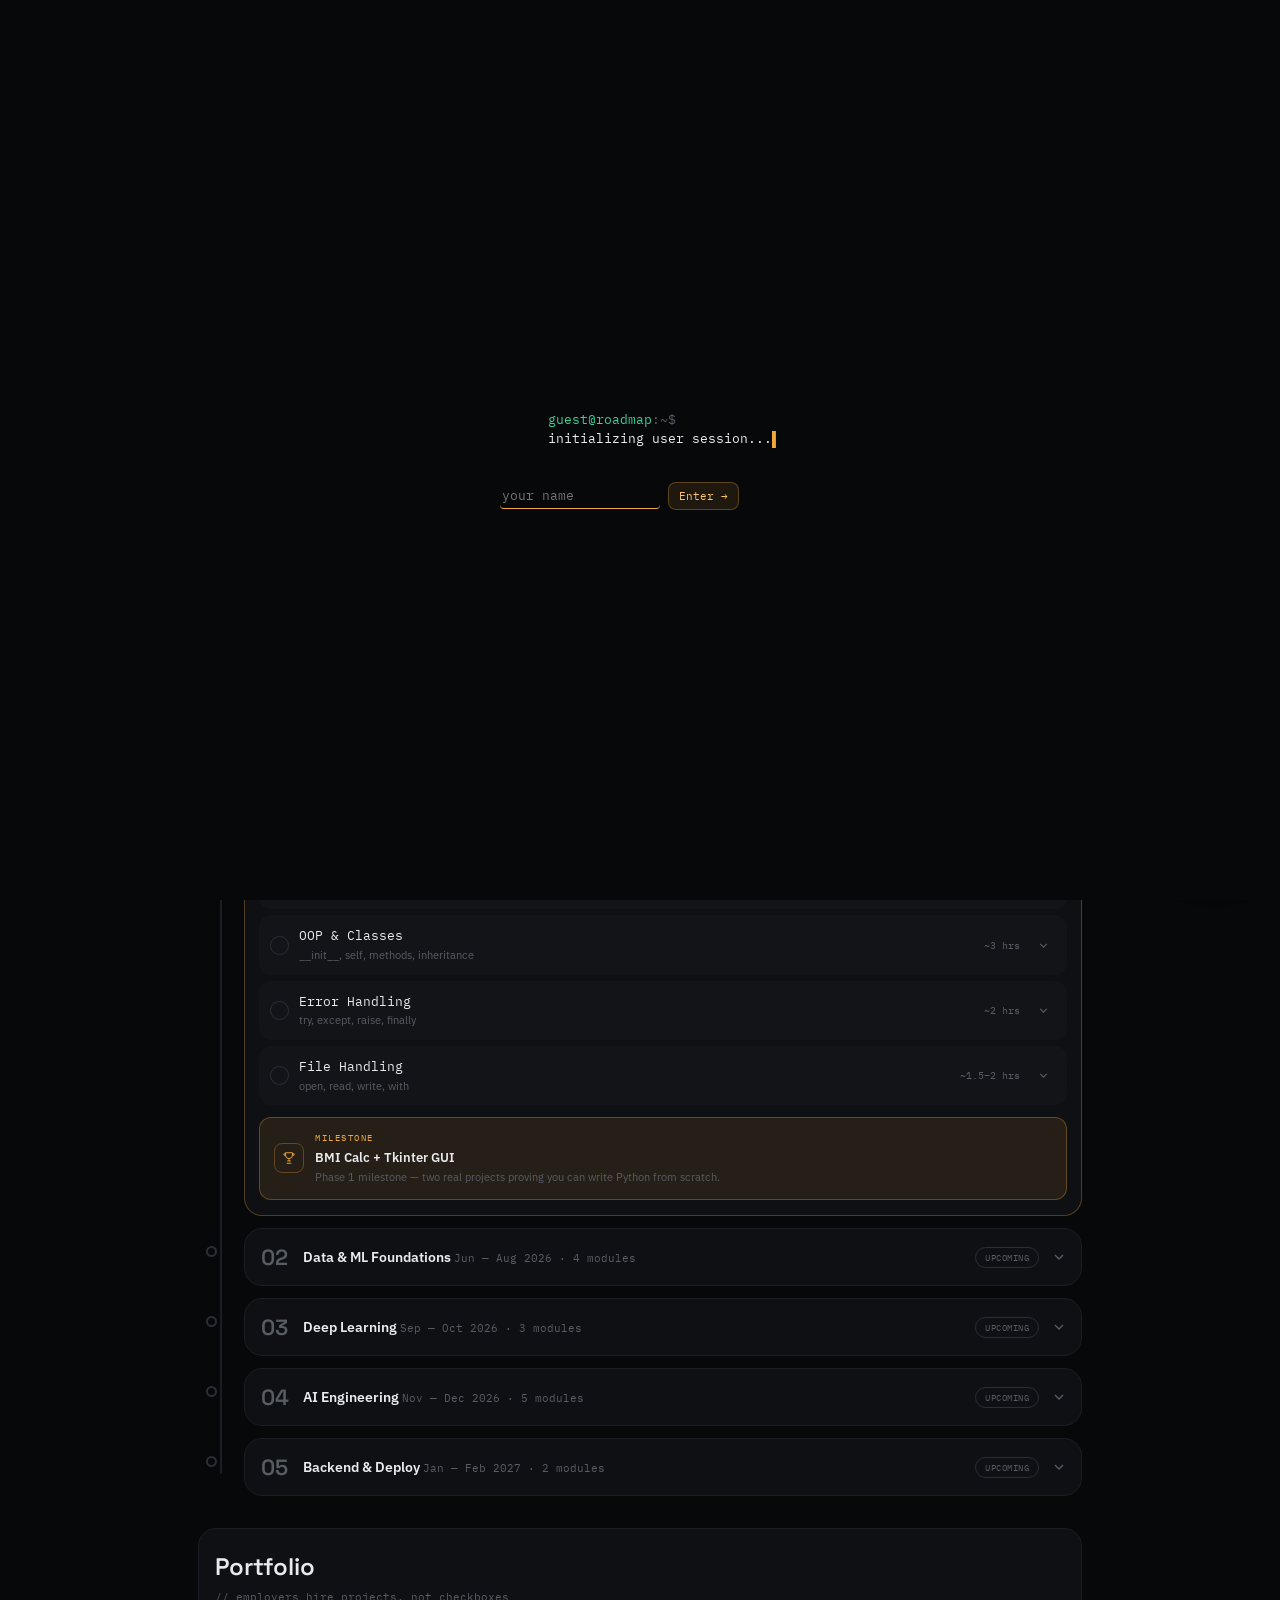
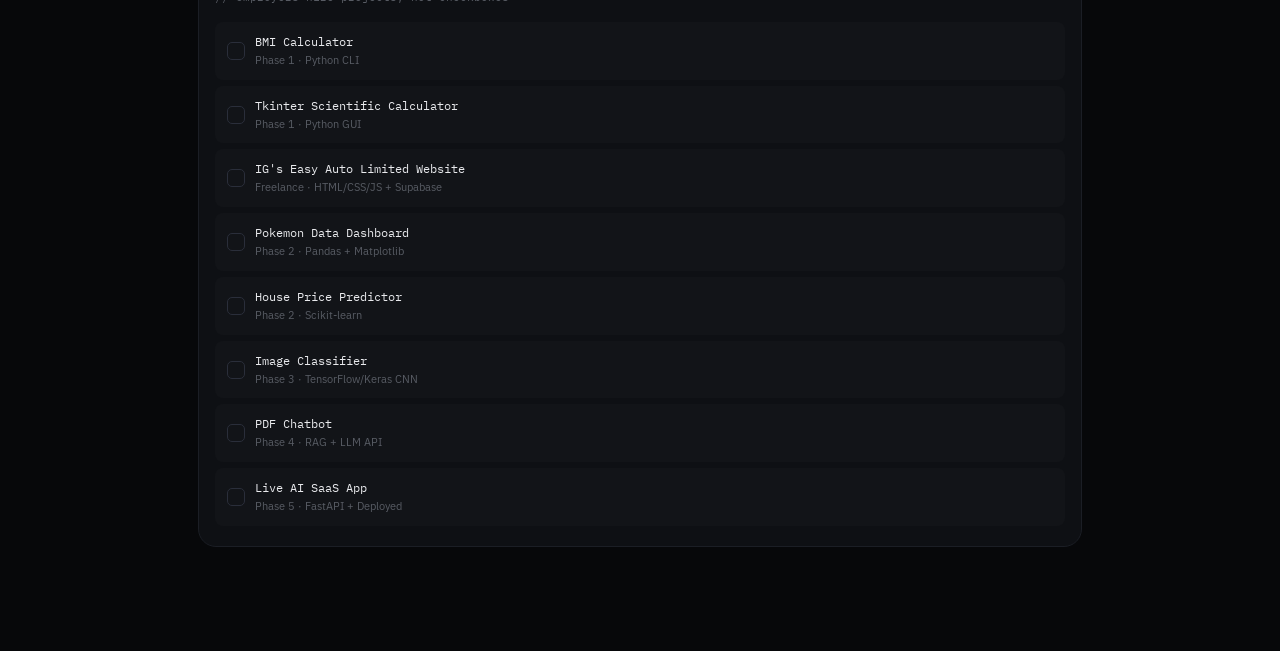
<file: index.html>
<!DOCTYPE html>
<html lang="en">
<head>
<meta charset="UTF-8">
<meta name="viewport" content="width=device-width, initial-scale=1.0, viewport-fit=cover">
<meta name="theme-color" content="#07080a">
<meta name="description" content="Barns_'s mobile-first AI Engineer Roadmap — Python to deployed AI products.">
<title>AI Engineer Roadmap — Barns_</title>

<link rel="preconnect" href="https://fonts.googleapis.com">
<link rel="preconnect" href="https://fonts.gstatic.com" crossorigin>
<link href="https://fonts.googleapis.com/css2?family=Space+Grotesk:wght@500;600;700&family=IBM+Plex+Sans:wght@400;500;600&family=IBM+Plex+Mono:wght@400;500;600&display=swap" rel="stylesheet">
<link rel="stylesheet" href="style.css">
</head>
<body>

<canvas id="particles" aria-hidden="true"></canvas>

<div class="boot" id="boot">
  <div>
    <div class="boot-line">
      <span class="boot-prompt" id="boot-prompt">guest@roadmap</span><span class="boot-sep">:~$</span>
      <span id="boot-text"></span><span class="boot-cursor">▌</span>
    </div>
    <form class="boot-name-form" id="boot-name-form">
      <input type="text" id="boot-name-input" placeholder="your name" maxlength="24" autocomplete="off">
      <button type="submit">Enter →</button>
    </form>
  </div>
</div>

<header class="topbar" id="topbar">
  <div class="topbar-inner">
    <span class="topbar-brand">AI_ENGINEER<span class="topbar-brand-dim">.roadmap</span></span>
    <span class="topbar-pct" id="topbar-pct">0%</span>
  </div>
  <div class="topbar-track"><div class="topbar-fill" id="topbar-fill"></div></div>
</header>

<main class="wrapper" id="main">

  <section class="hero" data-reveal>
    <div class="hero-eyebrow">// mobile-first · Pydroid 3 · Android only</div>
    <h1 class="hero-title">AI Engineer<br>Roadmap</h1>
    <p class="motd"><span class="motd-label" id="motd-label">motd:</span><span id="motd"></span></p>

    <div class="stat-row">
      <div class="stat"><span class="stat-value" id="stat-modules">0/0</span><span class="stat-label">Modules</span></div>
      <div class="stat"><span class="stat-value" id="stat-phase">1/5</span><span class="stat-label">Phase</span></div>
      <div class="stat"><span class="stat-value" id="stat-streak">0</span><span class="stat-label">Day streak</span></div>
      <div class="stat"><span class="stat-value" id="stat-days">—</span><span class="stat-label">Days to goal</span></div>
    </div>

    <div class="streak-strip" id="streak-strip">
      <span class="streak-strip-label">Last 7d</span>
    </div>
  </section>

  <section class="achievements" data-reveal>
    <div class="section-label">Achievements</div>
    <div class="badge-row" id="badge-row"></div>
  </section>

  <section class="phases" id="phases" data-reveal>
    <div class="phases-spine"><div class="phases-spine-fill" id="spine-fill"></div></div>
    <!-- phase cards injected by script.js -->
  </section>

  <section class="portfolio" data-reveal>
    <div class="portfolio-title">Portfolio</div>
    <div class="portfolio-sub">// employers hire projects, not checkboxes</div>
    <div class="portfolio-items" id="portfolio-items"></div>
  </section>

</main>

<button class="floating-tracker" id="floating-tracker" aria-label="Progress summary">
  <svg class="ring" viewBox="0 0 40 40">
    <circle class="ring-bg" cx="20" cy="20" r="17"></circle>
    <circle class="ring-fill" id="ring-fill" cx="20" cy="20" r="17"></circle>
  </svg>
  <span class="floating-pct" id="floating-pct">0%</span>
</button>

<div class="floating-panel" id="floating-panel">
  <div class="floating-panel-row"><span>Streak</span><span id="panel-streak">0 days</span></div>
  <div class="floating-panel-row"><span>Modules</span><span id="panel-modules">0/0</span></div>
  <div class="floating-panel-row"><span>Phase</span><span id="panel-phase">—</span></div>
  <div class="floating-panel-row"><span>Milestones</span><span id="panel-milestones">0/0</span></div>
  <div class="panel-rename" id="panel-rename">Edit name</div>
</div>

<div class="lesson-page" id="lesson-page">
  <div class="lesson-inner">
    <button class="lesson-back" id="lesson-back">
      <svg viewBox="0 0 24 24" fill="none" stroke="currentColor" stroke-width="2"><path d="M15 18l-6-6 6-6"/></svg>
      Roadmap
    </button>

    <div class="lesson-tag" id="lesson-tag"></div>
    <h2 class="lesson-title" id="lesson-title"></h2>
    <div class="lesson-chips">
      <span class="lesson-chip" id="lesson-time-chip"></span>
      <span class="lesson-chip" id="lesson-status-chip"></span>
    </div>

    <div class="lesson-section">
      <div class="lesson-section-title">Why it matters</div>
      <p class="lesson-why" id="lesson-why"></p>
    </div>

    <div class="lesson-section">
      <div class="lesson-section-title">What to learn</div>
      <ul class="lesson-list" id="lesson-learn"></ul>
    </div>

    <div class="lesson-section">
      <div class="lesson-section-title">Learning resources</div>
      <div class="box" id="lesson-resources"></div>
    </div>

    <div class="lesson-section">
      <div class="lesson-section-title">Common mistakes</div>
      <ul class="lesson-list mistakes" id="lesson-mistakes"></ul>
    </div>

    <div class="lesson-section">
      <div class="lesson-section-title">Mini exercises</div>
      <ul class="lesson-list" id="lesson-exercises"></ul>
    </div>

    <div class="lesson-section">
      <div class="box box-accent">
        <div class="box-label" id="lesson-challenge-label">⚡ Challenge project</div>
        <div class="box-title" id="lesson-challenge-title"></div>
        <div class="box-desc" id="lesson-challenge-desc"></div>
        <ul class="lesson-list reqs" id="lesson-reqs"></ul>
      </div>
    </div>

    <div class="lesson-section">
      <div class="box box-success">
        <div class="box-label">✓ Done when you can...</div>
        <ul class="lesson-list criteria" id="lesson-criteria"></ul>
      </div>
    </div>

    <button class="complete-btn" id="complete-btn">Mark as complete</button>
    <div class="already-done" id="already-done" style="display:none">✓ Completed</div>
  </div>
</div>

<div id="celebrate-layer"></div>
<div id="toast-container"></div>

<script src="script.js"></script>
</body>
</html>
</file>
<file: style.css>
/* ============================================================
   AI ENGINEER ROADMAP — design system
   Dark-only. Signature: a vertical "current trace" spine that
   energizes as phases complete — a circuit metaphor for an
   electrical engineering student moving through an AI curriculum.

this is just a comment!
   ============================================================ */

* { margin: 0; padding: 0; box-sizing: border-box; }
html { -webkit-tap-highlight-color: transparent; }

:root {
  /* surfaces */
  --bg: #07080a;
  --bg-1: #0a0b0f;
  --surface: #0e1014;
  --surface-2: #131620;
  --border: #1b1e25;
  --border-strong: #2a2e3a;

  /* text */
  --text: #e9eaed;
  --text-2: #989da6;
  --text-3: #585c64;

  /* signature accent — "signal amber" */
  --accent: #f2a93c;
  --accent-strong: #ffc26b;
  --accent-dim: rgba(242, 169, 60, 0.10);
  --accent-border: rgba(242, 169, 60, 0.30);

  /* functional only — completion state */
  --success: #37d399;
  --success-dim: rgba(55, 211, 153, 0.10);
  --success-border: rgba(55, 211, 153, 0.30);

  --radius-s: 8px;
  --radius-m: 12px;
  --radius-l: 18px;
  --radius-pill: 999px;

  --container: 560px;

  --font-display: 'Space Grotesk', sans-serif;
  --font-body: 'IBM Plex Sans', sans-serif;
  --font-mono: 'IBM Plex Mono', monospace;

  --ease: cubic-bezier(.16, 1, .3, 1);
  --ease-spring: cubic-bezier(.34, 1.56, .64, 1);

  color-scheme: dark;
}

html, body {
  background: var(--bg);
  color: var(--text);
}

body {
  font-family: var(--font-body);
  font-size: 15px;
  line-height: 1.5;
  min-height: 100vh;
  overflow-x: hidden;
  -webkit-font-smoothing: antialiased;
  text-rendering: optimizeLegibility;
}

a { color: var(--accent-strong); text-decoration: none; }
a:hover { text-decoration: underline; }

button {
  font-family: inherit;
  background: none;
  border: none;
  color: inherit;
  cursor: pointer;
}

ul { list-style: none; }

:focus-visible {
  outline: 2px solid var(--accent);
  outline-offset: 2px;
  border-radius: 4px;
}

/* ============================================================
   PARTICLE BACKGROUND
   ============================================================ */
#particles {
  position: fixed;
  inset: 0;
  width: 100%;
  height: 100%;
  z-index: 0;
  pointer-events: none;
  opacity: 0.55;
}

/* ============================================================
   BOOT SEQUENCE
   ============================================================ */
.boot {
  position: fixed;
  inset: 0;
  z-index: 999;
  background: var(--bg);
  display: flex;
  align-items: center;
  justify-content: center;
  padding: 24px;
  transition: opacity .4s var(--ease), visibility .4s var(--ease);
}
.boot.boot-hidden {
  opacity: 0;
  visibility: hidden;
  pointer-events: none;
}
.boot-line {
  font-family: var(--font-mono);
  font-size: 13px;
  color: var(--text-2);
  max-width: 90vw;
  white-space: pre-wrap;
  word-break: break-word;
}
.boot-prompt { color: var(--success); }
.boot-sep { color: var(--text-3); margin-right: 6px; }
#boot-text { color: var(--text); }
.boot-cursor {
  color: var(--accent);
  animation: blink 1s step-end infinite;
}
@keyframes blink { 50% { opacity: 0; } }

/* ============================================================
   TOPBAR
   ============================================================ */
.topbar {
  position: fixed;
  top: 0; left: 0; right: 0;
  z-index: 50;
  background: rgba(7, 8, 10, 0.72);
  backdrop-filter: blur(14px) saturate(140%);
  -webkit-backdrop-filter: blur(14px) saturate(140%);
  border-bottom: 1px solid var(--border);
}
.topbar-inner {
  max-width: var(--container);
  margin: 0 auto;
  display: flex;
  align-items: center;
  justify-content: space-between;
  padding: 12px 18px 10px;
}
.topbar-brand {
  font-family: var(--font-mono);
  font-size: 11px;
  letter-spacing: 1.5px;
  color: var(--text);
  font-weight: 500;
}
.topbar-brand-dim { color: var(--text-3); }
.topbar-pct {
  font-family: var(--font-mono);
  font-size: 11px;
  color: var(--accent-strong);
  font-weight: 500;
}
.topbar-track {
  height: 2px;
  background: var(--border);
  overflow: hidden;
}
.topbar-fill {
  height: 100%;
  width: 0%;
  background: linear-gradient(90deg, var(--accent), var(--accent-strong));
  background-size: 28px 100%;
  background-image:
    linear-gradient(90deg, var(--accent), var(--accent-strong)),
    repeating-linear-gradient(115deg, rgba(255,255,255,0.35) 0 6px, transparent 6px 14px);
  transition: width .6s var(--ease);
  animation: stripe-flow 1.4s linear infinite;
}
@keyframes stripe-flow {
  0% { background-position: 0 0, 0 0; }
  100% { background-position: 0 0, -28px 0; }
}

/* ============================================================
   LAYOUT
   ============================================================ */
.wrapper {
  position: relative;
  z-index: 1;
  max-width: var(--container);
  margin: 0 auto;
  padding: 88px 18px 140px;
}

[data-reveal] {
  opacity: 0;
  transform: translateY(14px);
  transition: opacity .6s var(--ease), transform .6s var(--ease);
}
[data-reveal].is-visible {
  opacity: 1;
  transform: translateY(0);
}

/* ============================================================
   HERO
   ============================================================ */
.hero { margin-bottom: 28px; }

.hero-eyebrow {
  font-family: var(--font-mono);
  font-size: 11px;
  letter-spacing: 2px;
  color: var(--accent);
  text-transform: uppercase;
  margin-bottom: 12px;
}

.hero-title {
  font-family: var(--font-display);
  font-weight: 700;
  font-size: clamp(2.4rem, 9vw, 3.1rem);
  line-height: 1.02;
  letter-spacing: -0.01em;
  color: var(--text);
  margin-bottom: 14px;
}

.motd {
  font-family: var(--font-mono);
  font-size: 12px;
  color: var(--text-2);
  border-left: 2px solid var(--border-strong);
  padding-left: 10px;
  margin-bottom: 22px;
  min-height: 1.4em;
}
.motd-label { color: var(--text-3); margin-right: 6px; }

.stat-row {
  display: grid;
  grid-template-columns: repeat(4, 1fr);
  gap: 1px;
  background: var(--border);
  border: 1px solid var(--border);
  border-radius: var(--radius-m);
  overflow: hidden;
  margin-bottom: 16px;
}
.stat {
  background: var(--surface);
  padding: 12px 8px;
  display: flex;
  flex-direction: column;
  align-items: center;
  gap: 4px;
  text-align: center;
}
.stat-value {
  font-family: var(--font-display);
  font-size: 19px;
  font-weight: 600;
  color: var(--text);
}
.stat-label {
  font-family: var(--font-mono);
  font-size: 9px;
  letter-spacing: .5px;
  color: var(--text-3);
  text-transform: uppercase;
}

.streak-strip {
  display: flex;
  align-items: center;
  gap: 6px;
}
.streak-strip-label {
  font-family: var(--font-mono);
  font-size: 10px;
  color: var(--text-3);
  margin-right: 4px;
  letter-spacing: .5px;
  text-transform: uppercase;
}
.streak-day {
  width: 18px;
  height: 18px;
  border-radius: 5px;
  background: var(--surface);
  border: 1px solid var(--border);
}
.streak-day.active {
  background: var(--accent-dim);
  border-color: var(--accent-border);
  position: relative;
}
.streak-day.active::after {
  content: '';
  position: absolute;
  inset: 4px;
  border-radius: 2px;
  background: var(--accent);
}
.streak-day.today { border-color: var(--text-3); }

/* ============================================================
   SECTION LABEL
   ============================================================ */
.section-label {
  font-family: var(--font-mono);
  font-size: 10px;
  letter-spacing: 2px;
  text-transform: uppercase;
  color: var(--text-3);
  margin-bottom: 12px;
}

/* ============================================================
   ACHIEVEMENTS
   ============================================================ */
.achievements { margin-bottom: 30px; }
.badge-row {
  display: flex;
  gap: 8px;
  overflow-x: auto;
  padding-bottom: 4px;
  scrollbar-width: none;
}
.badge-row::-webkit-scrollbar { display: none; }
.badge {
  flex: 0 0 auto;
  display: flex;
  align-items: center;
  gap: 7px;
  padding: 9px 12px;
  border-radius: var(--radius-pill);
  border: 1px solid var(--border);
  background: var(--surface);
  white-space: nowrap;
}
.badge-dot {
  width: 7px; height: 7px;
  border-radius: 50%;
  background: var(--text-3);
  flex-shrink: 0;
}
.badge.unlocked {
  border-color: var(--accent-border);
  background: var(--accent-dim);
}
.badge.unlocked .badge-dot { background: var(--accent); }
.badge-name {
  font-family: var(--font-mono);
  font-size: 11px;
  color: var(--text-3);
}
.badge.unlocked .badge-name { color: var(--text); }

/* ============================================================
   PHASES — the "current trace" skill tree
   ============================================================ */
.phases {
  position: relative;
  margin-bottom: 32px;
}
.phases-spine {
  position: absolute;
  left: 19px;
  top: 22px;
  bottom: 22px;
  width: 2px;
  background: var(--border);
  z-index: 0;
  border-radius: 2px;
  overflow: hidden;
}
.phases-spine-fill {
  position: absolute;
  top: 0; left: 0; right: 0;
  height: 0%;
  background: linear-gradient(180deg, var(--success), var(--accent));
  background-size: 100% 24px;
  background-image:
    linear-gradient(180deg, var(--success), var(--accent)),
    repeating-linear-gradient(205deg, rgba(255,255,255,0.3) 0 5px, transparent 5px 12px);
  transition: height .8s var(--ease);
  animation: stripe-flow-v 1.6s linear infinite;
}
@keyframes stripe-flow-v {
  0% { background-position: 0 0, 0 0; }
  100% { background-position: 0 0, 0 -24px; }
}

.phase {
  position: relative;
  margin-bottom: 12px;
  margin-left: 40px;
}
.phase-node {
  position: absolute;
  left: -33px;
  top: 18px;
  width: 11px;
  height: 11px;
  border-radius: 50%;
  background: var(--bg);
  border: 2px solid var(--border-strong);
  z-index: 1;
  transition: border-color .3s var(--ease), background .3s var(--ease);
}
.phase.is-done .phase-node { border-color: var(--success); background: var(--success); }
.phase.is-active .phase-node { border-color: var(--accent); background: var(--accent); box-shadow: 0 0 0 4px var(--accent-dim); }

.phase-card {
  border: 1px solid var(--border);
  border-radius: var(--radius-l);
  background: var(--surface);
  overflow: hidden;
  transition: border-color .3s var(--ease);
}
.phase.is-active .phase-card { border-color: var(--accent-border); }

.phase-header {
  width: 100%;
  display: flex;
  align-items: center;
  gap: 12px;
  padding: 14px 14px 14px 16px;
  text-align: left;
}
.phase-header:active { background: var(--surface-2); }
.phase-num {
  font-family: var(--font-display);
  font-size: 22px;
  font-weight: 600;
  color: var(--text-3);
  min-width: 30px;
  transition: color .3s var(--ease);
}
.phase.is-done .phase-num { color: var(--success); }
.phase.is-active .phase-num { color: var(--accent); }

.phase-heading { flex: 1; min-width: 0; }
.phase-title {
  font-family: var(--font-body);
  font-size: 13.5px;
  font-weight: 600;
  color: var(--text);
}
.phase-meta {
  font-family: var(--font-mono);
  font-size: 10.5px;
  color: var(--text-3);
  margin-top: 2px;
}

.phase-status {
  flex-shrink: 0;
  font-family: var(--font-mono);
  font-size: 9px;
  letter-spacing: .5px;
  text-transform: uppercase;
  padding: 4px 9px;
  border-radius: var(--radius-pill);
  border: 1px solid var(--border-strong);
  color: var(--text-3);
}
.phase.is-done .phase-status { color: var(--success); border-color: var(--success-border); background: var(--success-dim); }
.phase.is-active .phase-status { color: var(--accent); border-color: var(--accent-border); background: var(--accent-dim); }

.phase-chevron {
  flex-shrink: 0;
  width: 16px; height: 16px;
  color: var(--text-3);
  transition: transform .35s var(--ease);
}
.phase.is-open .phase-chevron { transform: rotate(180deg); }

.phase-body {
  max-height: 0;
  overflow: hidden;
  transition: max-height .4s var(--ease);
}
.phase-body-inner {
  padding: 2px 14px 16px;
  border-top: 1px solid var(--border);
}

.phase-progress-bar {
  height: 3px;
  border-radius: 2px;
  background: var(--border);
  margin: 14px 0 12px;
  overflow: hidden;
}
.phase-progress-fill {
  height: 100%;
  background: var(--accent);
  border-radius: 2px;
  transition: width .6s var(--ease);
}
.phase.is-done .phase-progress-fill { background: var(--success); }

/* ============================================================
   MODULES
   ============================================================ */
.module-list { display: flex; flex-direction: column; gap: 6px; }

.module {
  border: 1px solid transparent;
  border-radius: var(--radius-m);
  background: rgba(255,255,255,0.015);
  overflow: hidden;
  transition: border-color .2s var(--ease), background .2s var(--ease);
}
.module:hover { background: rgba(255,255,255,0.035); }
.module.completed { background: var(--success-dim); }

.module-row {
  display: flex;
  align-items: center;
  gap: 10px;
  padding: 10px 10px;
  cursor: pointer;
}
.module-row:active { transform: scale(.99); }

.module-check {
  width: 19px; height: 19px;
  flex-shrink: 0;
  border-radius: 50%;
  border: 1.5px solid var(--border-strong);
  display: flex; align-items: center; justify-content: center;
  transition: all .25s var(--ease-spring);
}
.module-check svg {
  width: 10px; height: 10px;
  stroke: var(--bg);
  stroke-width: 3;
  fill: none;
  stroke-dasharray: 16;
  stroke-dashoffset: 16;
  transition: stroke-dashoffset .35s var(--ease) .05s;
}
.module.completed .module-check { background: var(--success); border-color: var(--success); }
.module.completed .module-check svg { stroke-dashoffset: 0; }

.module-info { flex: 1; min-width: 0; }
.module-name {
  font-family: var(--font-mono);
  font-size: 12.5px;
  color: var(--text);
}
.module.completed .module-name { color: var(--success); }
.module-hint {
  font-size: 11px;
  color: var(--text-3);
  margin-top: 2px;
  overflow: hidden;
  text-overflow: ellipsis;
  white-space: nowrap;
}

.module-time {
  flex-shrink: 0;
  font-family: var(--font-mono);
  font-size: 10px;
  color: var(--text-3);
  white-space: nowrap;
}

.module-peek {
  flex-shrink: 0;
  width: 26px; height: 26px;
  display: flex; align-items: center; justify-content: center;
  color: var(--text-3);
  border-radius: var(--radius-s);
}
.module-peek:active { background: var(--surface-2); }
.module-peek svg { width: 13px; height: 13px; transition: transform .3s var(--ease); }
.module.is-peeking .module-peek svg { transform: rotate(180deg); }

.module-preview {
  max-height: 0;
  overflow: hidden;
  transition: max-height .35s var(--ease);
}
.module-preview-inner {
  padding: 0 14px 14px 41px;
}
.preview-why {
  font-size: 12px;
  color: var(--text-2);
  line-height: 1.55;
  margin-bottom: 10px;
}
.preview-chips {
  display: flex;
  flex-wrap: wrap;
  gap: 6px;
  margin-bottom: 10px;
}
.chip {
  font-family: var(--font-mono);
  font-size: 10.5px;
  color: var(--text-2);
  padding: 4px 9px;
  border-radius: var(--radius-s);
  background: var(--surface-2);
  border: 1px solid var(--border);
}
.preview-open {
  font-family: var(--font-mono);
  font-size: 11px;
  color: var(--accent-strong);
  display: inline-flex;
  align-items: center;
  gap: 4px;
}

/* ============================================================
   MILESTONE
   ============================================================ */
.milestone {
  margin-top: 12px;
  padding: 13px 14px;
  border-radius: var(--radius-m);
  border: 1px solid var(--accent-border);
  background: var(--accent-dim);
  display: flex;
  align-items: center;
  gap: 11px;
  cursor: pointer;
  transition: transform .2s var(--ease), background .2s var(--ease);
}
.milestone:active { transform: scale(.99); }
.milestone.completed { border-color: var(--success-border); background: var(--success-dim); }
.milestone-mark {
  flex-shrink: 0;
  width: 30px; height: 30px;
  border-radius: var(--radius-s);
  border: 1px solid var(--accent-border);
  display: flex; align-items: center; justify-content: center;
}
.milestone-mark svg { width: 14px; height: 14px; stroke: var(--accent); fill: none; stroke-width: 1.6; }
.milestone.completed .milestone-mark { border-color: var(--success-border); }
.milestone.completed .milestone-mark svg { stroke: var(--success); }
.milestone-info { flex: 1; min-width: 0; }
.milestone-label {
  font-family: var(--font-mono);
  font-size: 9px;
  letter-spacing: 1.5px;
  text-transform: uppercase;
  color: var(--accent);
  margin-bottom: 3px;
}
.milestone.completed .milestone-label { color: var(--success); }
.milestone-name {
  font-family: var(--font-body);
  font-size: 13px;
  font-weight: 600;
  color: var(--text);
}
.milestone-desc {
  font-size: 11px;
  color: var(--text-3);
  margin-top: 2px;
}

/* ============================================================
   PORTFOLIO
   ============================================================ */
.portfolio {
  border: 1px solid var(--border);
  border-radius: var(--radius-l);
  background: var(--surface);
  padding: 20px 16px;
  margin-bottom: 24px;
}
.portfolio-title {
  font-family: var(--font-display);
  font-size: 24px;
  font-weight: 600;
  color: var(--text);
  margin-bottom: 4px;
}
.portfolio-sub {
  font-family: var(--font-mono);
  font-size: 11px;
  color: var(--text-3);
  margin-bottom: 16px;
}
.portfolio-items { display: flex; flex-direction: column; gap: 6px; }
.portfolio-item {
  display: flex;
  align-items: center;
  gap: 10px;
  padding: 10px 11px;
  border-radius: var(--radius-s);
  border: 1px solid transparent;
  background: rgba(255,255,255,0.015);
  cursor: pointer;
  transition: background .2s var(--ease);
}
.portfolio-item:hover { background: rgba(255,255,255,0.035); }
.portfolio-item.built { background: var(--success-dim); }
.portfolio-check {
  width: 18px; height: 18px;
  flex-shrink: 0;
  border-radius: 5px;
  border: 1.5px solid var(--border-strong);
  display: flex; align-items: center; justify-content: center;
}
.portfolio-check svg {
  width: 9px; height: 9px; stroke: var(--bg); stroke-width: 3; fill: none;
  stroke-dasharray: 16; stroke-dashoffset: 16;
  transition: stroke-dashoffset .3s var(--ease);
}
.portfolio-item.built .portfolio-check { background: var(--success); border-color: var(--success); }
.portfolio-item.built .portfolio-check svg { stroke-dashoffset: 0; }
.portfolio-item-name { font-family: var(--font-mono); font-size: 12px; color: var(--text); }
.portfolio-item.built .portfolio-item-name { color: var(--success); }
.portfolio-item-phase { font-size: 10.5px; color: var(--text-3); margin-top: 2px; }

/* ============================================================
   FLOATING TRACKER
   ============================================================ */
.floating-tracker {
  position: fixed;
  bottom: 20px;
  right: 18px;
  z-index: 40;
  display: flex;
  align-items: center;
  gap: 8px;
  padding: 8px 14px 8px 8px;
  border-radius: var(--radius-pill);
  background: rgba(14, 16, 20, 0.78);
  backdrop-filter: blur(16px) saturate(150%);
  -webkit-backdrop-filter: blur(16px) saturate(150%);
  border: 1px solid var(--border-strong);
  box-shadow: 0 8px 24px rgba(0,0,0,0.4);
  cursor: pointer;
  transition: transform .2s var(--ease-spring);
}
.floating-tracker:active { transform: scale(.95); }
.ring { width: 32px; height: 32px; transform: rotate(-90deg); }
.ring-bg { fill: none; stroke: var(--border-strong); stroke-width: 3; }
.ring-fill {
  fill: none;
  stroke: var(--accent);
  stroke-width: 3;
  stroke-linecap: round;
  stroke-dasharray: 106.8;
  stroke-dashoffset: 106.8;
  transition: stroke-dashoffset .6s var(--ease);
}
.floating-pct {
  font-family: var(--font-mono);
  font-size: 12px;
  font-weight: 500;
  color: var(--text);
}

.floating-panel {
  position: fixed;
  bottom: 70px;
  right: 18px;
  z-index: 40;
  width: 200px;
  padding: 14px;
  border-radius: var(--radius-m);
  background: rgba(14, 16, 20, 0.92);
  backdrop-filter: blur(16px);
  -webkit-backdrop-filter: blur(16px);
  border: 1px solid var(--border-strong);
  box-shadow: 0 12px 32px rgba(0,0,0,0.5);
  opacity: 0;
  transform: translateY(8px) scale(.96);
  pointer-events: none;
  transition: opacity .2s var(--ease), transform .2s var(--ease);
}
.floating-panel.is-open {
  opacity: 1;
  transform: translateY(0) scale(1);
  pointer-events: auto;
}
.floating-panel-row {
  display: flex;
  justify-content: space-between;
  font-family: var(--font-mono);
  font-size: 11px;
  padding: 5px 0;
  border-bottom: 1px solid var(--border);
}
.floating-panel-row:last-child { border-bottom: none; }
.floating-panel-row span:first-child { color: var(--text-3); }
.floating-panel-row span:last-child { color: var(--text); }

/* ============================================================
   LESSON PAGE
   ============================================================ */
.lesson-page {
  position: fixed;
  inset: 0;
  z-index: 80;
  background: var(--bg);
  overflow-y: auto;
  transform: translateX(100%);
  visibility: hidden;
  transition: transform .38s var(--ease);
}
.lesson-page.is-open {
  transform: translateX(0);
  visibility: visible;
}
@media (prefers-reduced-motion: reduce) {
  .lesson-page { transition: opacity .2s linear; transform: none; opacity: 0; }
  .lesson-page.is-open { opacity: 1; }
}

.lesson-inner {
  max-width: var(--container);
  margin: 0 auto;
  padding: 20px 18px 60px;
}

.lesson-back {
  display: flex;
  align-items: center;
  gap: 7px;
  font-family: var(--font-mono);
  font-size: 12px;
  color: var(--text-2);
  padding: 8px 0;
  margin-bottom: 18px;
}
.lesson-back svg { width: 13px; height: 13px; }
.lesson-back:active { color: var(--text); }

.lesson-tag {
  font-family: var(--font-mono);
  font-size: 10px;
  letter-spacing: 1.5px;
  text-transform: uppercase;
  color: var(--accent);
  margin-bottom: 8px;
}
.lesson-title {
  font-family: var(--font-display);
  font-size: 32px;
  font-weight: 700;
  letter-spacing: -0.01em;
  line-height: 1.05;
  margin-bottom: 12px;
}
.lesson-chips { display: flex; gap: 8px; flex-wrap: wrap; margin-bottom: 18px; }
.lesson-chip {
  font-family: var(--font-mono);
  font-size: 10.5px;
  padding: 5px 10px;
  border-radius: var(--radius-pill);
  border: 1px solid var(--border-strong);
  color: var(--text-2);
}
.lesson-chip.is-done { color: var(--success); border-color: var(--success-border); background: var(--success-dim); }

.lesson-section { margin-bottom: 24px; }
.lesson-section-title {
  font-family: var(--font-mono);
  font-size: 10px;
  letter-spacing: 2px;
  text-transform: uppercase;
  color: var(--text-3);
  margin-bottom: 10px;
}
.lesson-why {
  font-size: 14px;
  color: var(--text-2);
  line-height: 1.65;
}

.lesson-list { display: flex; flex-direction: column; gap: 8px; }
.lesson-list li {
  font-size: 12.5px;
  color: var(--text);
  line-height: 1.55;
  padding-left: 16px;
  position: relative;
}
.lesson-list li::before {
  content: '→';
  position: absolute;
  left: 0;
  color: var(--text-3);
  font-size: 11px;
}
.lesson-list.mistakes li::before { content: '!'; color: var(--accent); font-weight: 700; }
.lesson-list.criteria li::before { content: '→'; color: var(--success); }
.lesson-list.reqs li::before { content: '→'; color: var(--accent); }

.resource-item {
  display: flex;
  align-items: center;
  gap: 9px;
  padding: 9px 0;
  border-bottom: 1px solid var(--border);
}
.resource-item:last-child { border-bottom: none; }
.resource-type {
  font-family: var(--font-mono);
  font-size: 8.5px;
  letter-spacing: .5px;
  padding: 3px 7px;
  border-radius: 5px;
  background: var(--surface-2);
  color: var(--text-3);
  flex-shrink: 0;
}
.resource-name { font-size: 12.5px; color: var(--text); }
a.resource-name:hover { color: var(--accent-strong); }

.box {
  border-radius: var(--radius-m);
  padding: 16px;
  border: 1px solid var(--border);
  background: var(--surface);
}
.box-success { border-color: var(--success-border); background: var(--success-dim); }
.box-accent { border-color: var(--accent-border); background: var(--accent-dim); }
.box-label {
  font-family: var(--font-mono);
  font-size: 9.5px;
  letter-spacing: 1.5px;
  text-transform: uppercase;
  margin-bottom: 10px;
}
.box-success .box-label { color: var(--success); }
.box-accent .box-label { color: var(--accent); }
.box-title { font-size: 15px; font-weight: 600; margin-bottom: 6px; }
.box-desc { font-size: 12.5px; color: var(--text-2); line-height: 1.6; margin-bottom: 12px; }

.complete-btn {
  width: 100%;
  padding: 15px;
  border-radius: var(--radius-m);
  font-family: var(--font-mono);
  font-size: 12.5px;
  font-weight: 600;
  letter-spacing: .5px;
  text-transform: uppercase;
  color: var(--bg);
  background: linear-gradient(135deg, var(--accent-strong), var(--accent));
  transition: transform .15s var(--ease-spring), opacity .2s var(--ease);
}
.complete-btn:active { transform: scale(.97); }

.already-done {
  text-align: center;
  font-family: var(--font-mono);
  font-size: 12px;
  color: var(--success);
  padding: 15px;
  border: 1px solid var(--success-border);
  background: var(--success-dim);
  border-radius: var(--radius-m);
}

/* ============================================================
   CELEBRATION
   ============================================================ */
#celebrate-layer {
  position: fixed;
  inset: 0;
  z-index: 200;
  pointer-events: none;
  overflow: hidden;
}
.spark {
  position: absolute;
  width: 5px;
  height: 5px;
  border-radius: 50%;
  background: var(--accent-strong);
  animation: spark-burst .7s var(--ease) forwards;
}
@keyframes spark-burst {
  0% { transform: translate(0,0) scale(1); opacity: 1; }
  100% { transform: translate(var(--dx), var(--dy)) scale(0); opacity: 0; }
}

/* ============================================================
   TOASTS
   ============================================================ */
#toast-container {
  position: fixed;
  top: 14px;
  left: 50%;
  transform: translateX(-50%);
  z-index: 300;
  display: flex;
  flex-direction: column;
  gap: 8px;
  align-items: center;
  width: 100%;
  padding: 0 18px;
}
.toast {
  display: flex;
  align-items: center;
  gap: 9px;
  padding: 11px 16px;
  border-radius: var(--radius-pill);
  background: rgba(14,16,20,0.92);
  backdrop-filter: blur(16px);
  -webkit-backdrop-filter: blur(16px);
  border: 1px solid var(--accent-border);
  box-shadow: 0 10px 28px rgba(0,0,0,0.45);
  font-family: var(--font-mono);
  font-size: 11.5px;
  color: var(--text);
  transform: translateY(-16px);
  opacity: 0;
  animation: toast-in .4s var(--ease-spring) forwards;
  max-width: 90vw;
}
.toast.toast-out { animation: toast-out .3s var(--ease) forwards; }
@keyframes toast-in { to { transform: translateY(0); opacity: 1; } }
@keyframes toast-out { to { transform: translateY(-16px); opacity: 0; } }
.toast-dot { width: 6px; height: 6px; border-radius: 50%; background: var(--accent); flex-shrink: 0; }
.toast b { color: var(--accent-strong); }

/* ============================================================
   RESPONSIVE — small phones / wider screens
   ============================================================ */
@media (max-width: 360px) {
  .stat-row { grid-template-columns: repeat(2, 1fr); }
  .hero-title { font-size: 2.2rem; }
}

@media (min-width: 720px) {
  :root { --container: 700px; }
  .wrapper { padding-top: 104px; }
  .hero-title { font-size: clamp(3.1rem, 5vw, 3.6rem); }
  .lesson-title { font-size: 40px; }
  .phase { margin-left: 46px; }
  .phase-node { left: -38px; }
  .phases-spine { left: 22px; }
}

@media (min-width: 1080px) {
  :root { --container: 920px; }
  body { font-size: 15.5px; }
  .wrapper { padding-top: 112px; padding-bottom: 80px; }
  .hero { display: grid; grid-template-columns: 1.3fr 1fr; gap: 28px; align-items: start; margin-bottom: 36px; }
  .hero-eyebrow, .hero-title, .motd { grid-column: 1; }
  .stat-row { grid-column: 2; grid-row: 1 / span 3; grid-template-columns: repeat(2, 1fr); align-self: stretch; height: fit-content; }
  .streak-strip { grid-column: 1; }
  .lesson-section-grid { display: grid; grid-template-columns: 1.1fr 1fr; gap: 28px; align-items: start; }
  .floating-tracker { bottom: 28px; right: 28px; }
  .floating-panel { bottom: 78px; right: 28px; }
}

@media (min-width: 1080px) and (hover: hover) {
  .module-row:hover { background: rgba(255,255,255,0.02); }
  .phase-header:hover { background: rgba(255,255,255,0.02); }
}

/* ============================================================
   BOOT — NAME CAPTURE
   ============================================================ */
.boot-name-form {
  display: none;
  align-items: center;
  gap: 8px;
  margin-top: 14px;
  font-family: var(--font-mono);
  font-size: 13px;
}
.boot-name-form.is-active { display: flex; }
.boot-name-form input {
  background: none;
  border: none;
  border-bottom: 1px solid var(--border-strong);
  color: var(--text);
  font-family: var(--font-mono);
  font-size: 13px;
  padding: 4px 2px;
  width: 160px;
  outline: none;
}
.boot-name-form input:focus { border-bottom-color: var(--accent); }
.boot-name-form button {
  font-family: var(--font-mono);
  font-size: 11px;
  color: var(--accent-strong);
  border: 1px solid var(--accent-border);
  background: var(--accent-dim);
  padding: 6px 10px;
  border-radius: var(--radius-s);
}
.boot-name-form button:active { transform: scale(.95); }

.panel-rename {
  margin-top: 6px;
  text-align: center;
  font-family: var(--font-mono);
  font-size: 10.5px;
  color: var(--text-3);
  padding-top: 8px;
  border-top: 1px solid var(--border);
}
.panel-rename:active { color: var(--accent-strong); }

/* ============================================================
   ACCESSIBILITY — reduced motion
   ============================================================ */
@media (prefers-reduced-motion: reduce) {
  *, *::before, *::after {
    animation-duration: 0.001ms !important;
    animation-iteration-count: 1 !important;
    transition-duration: 0.001ms !important;
  }
  [data-reveal] { opacity: 1; transform: none; }
}
</file>
